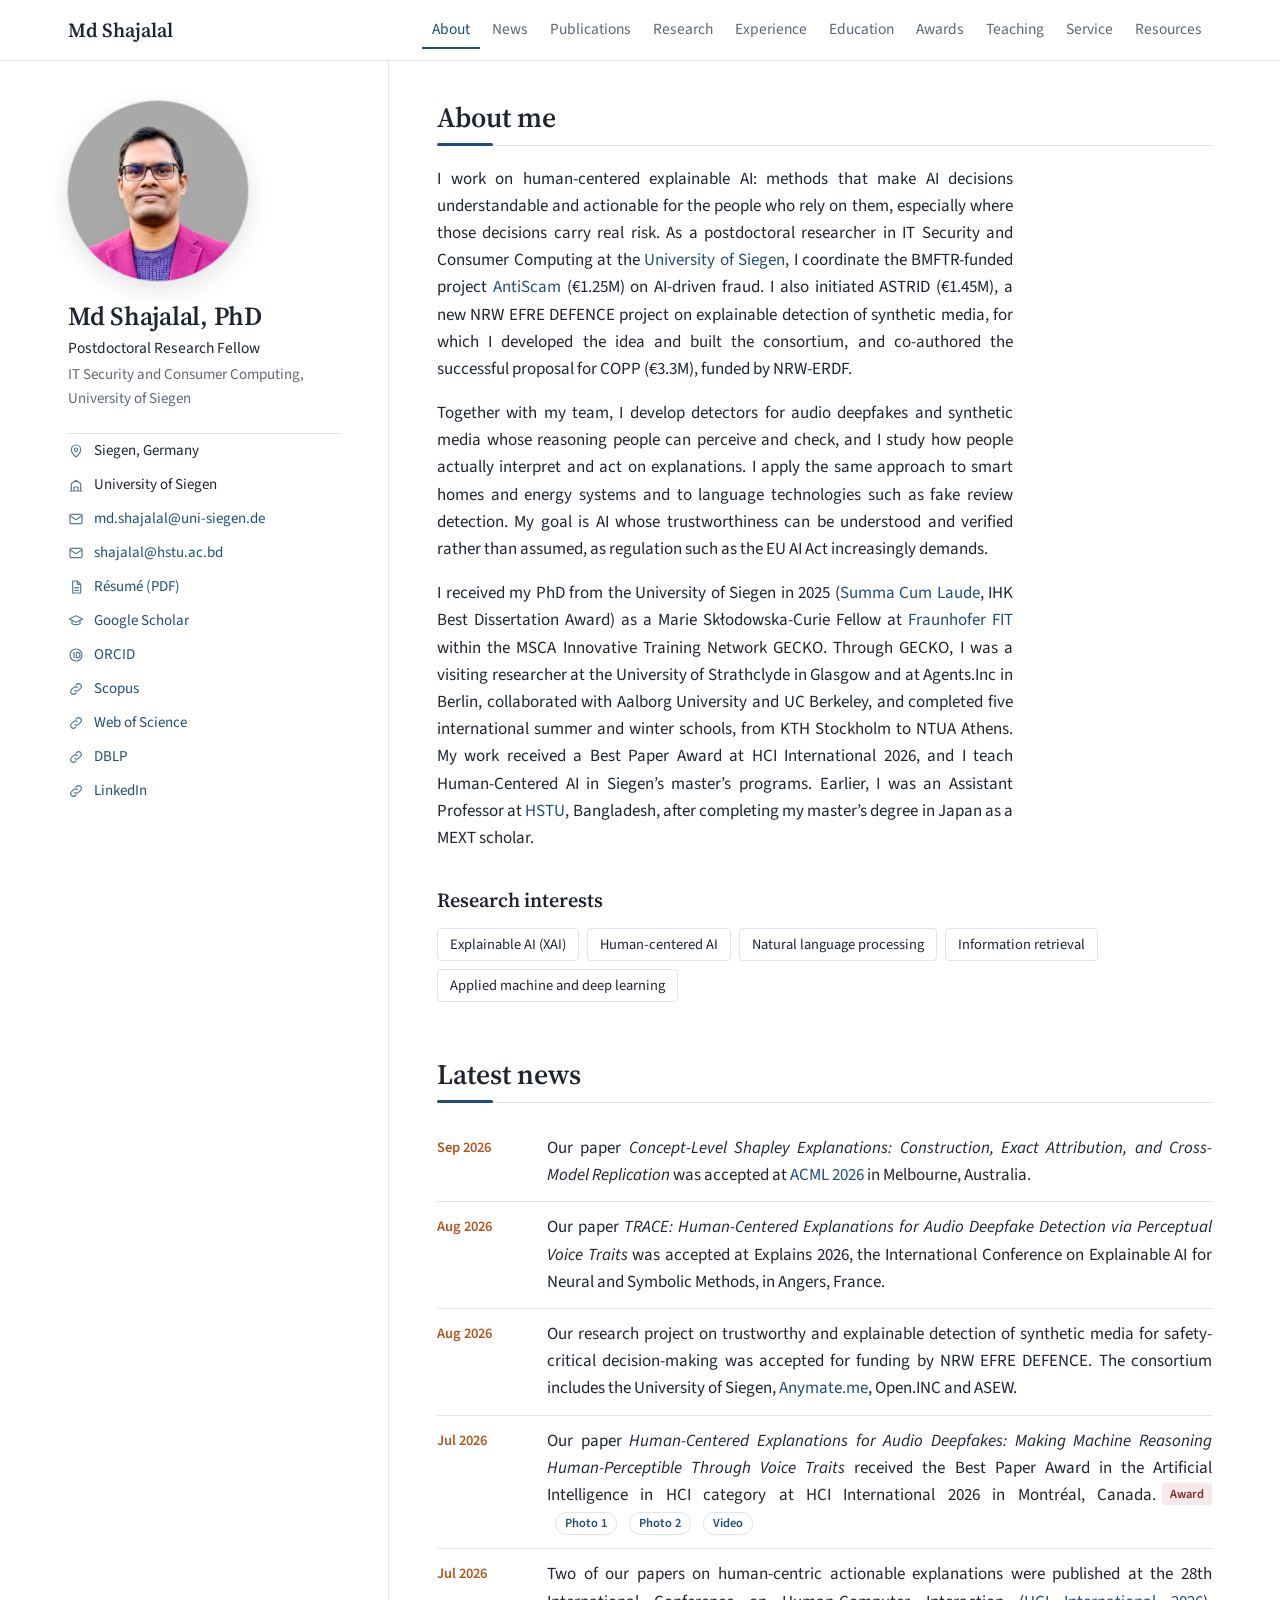
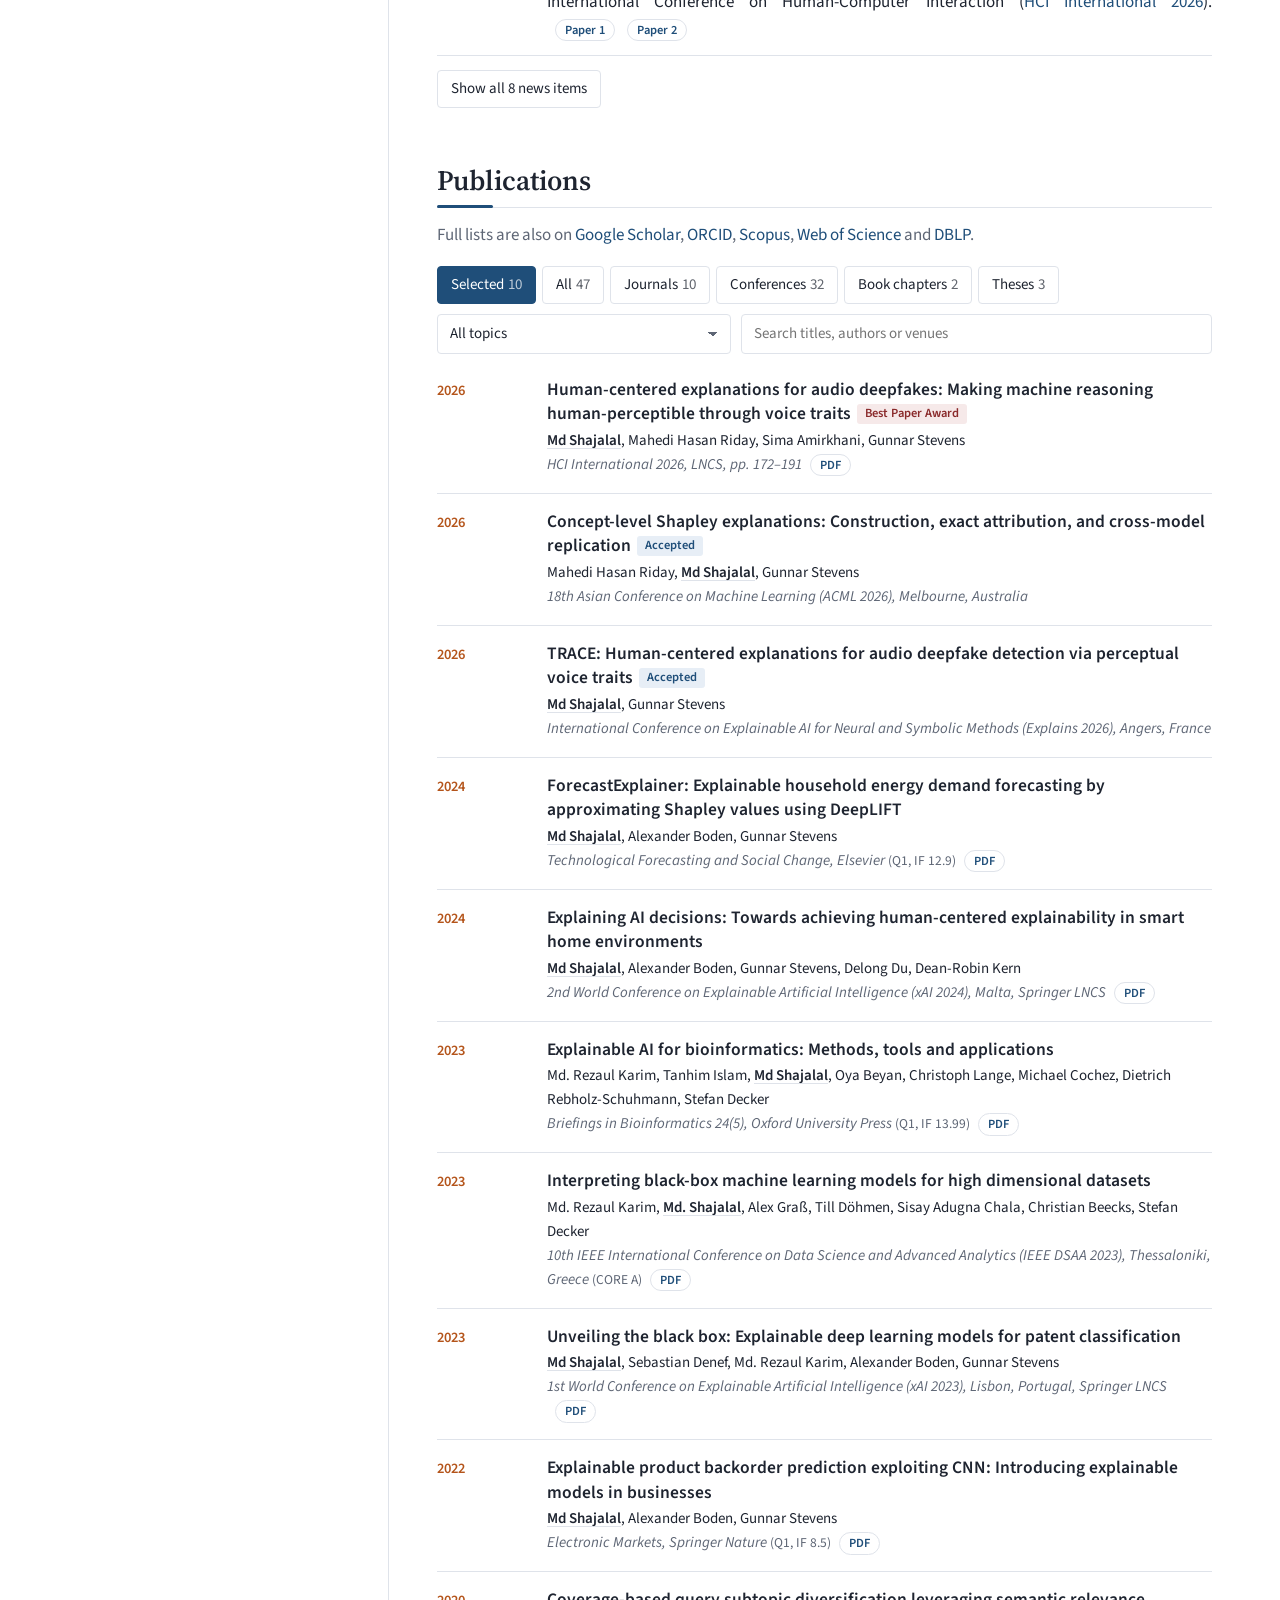
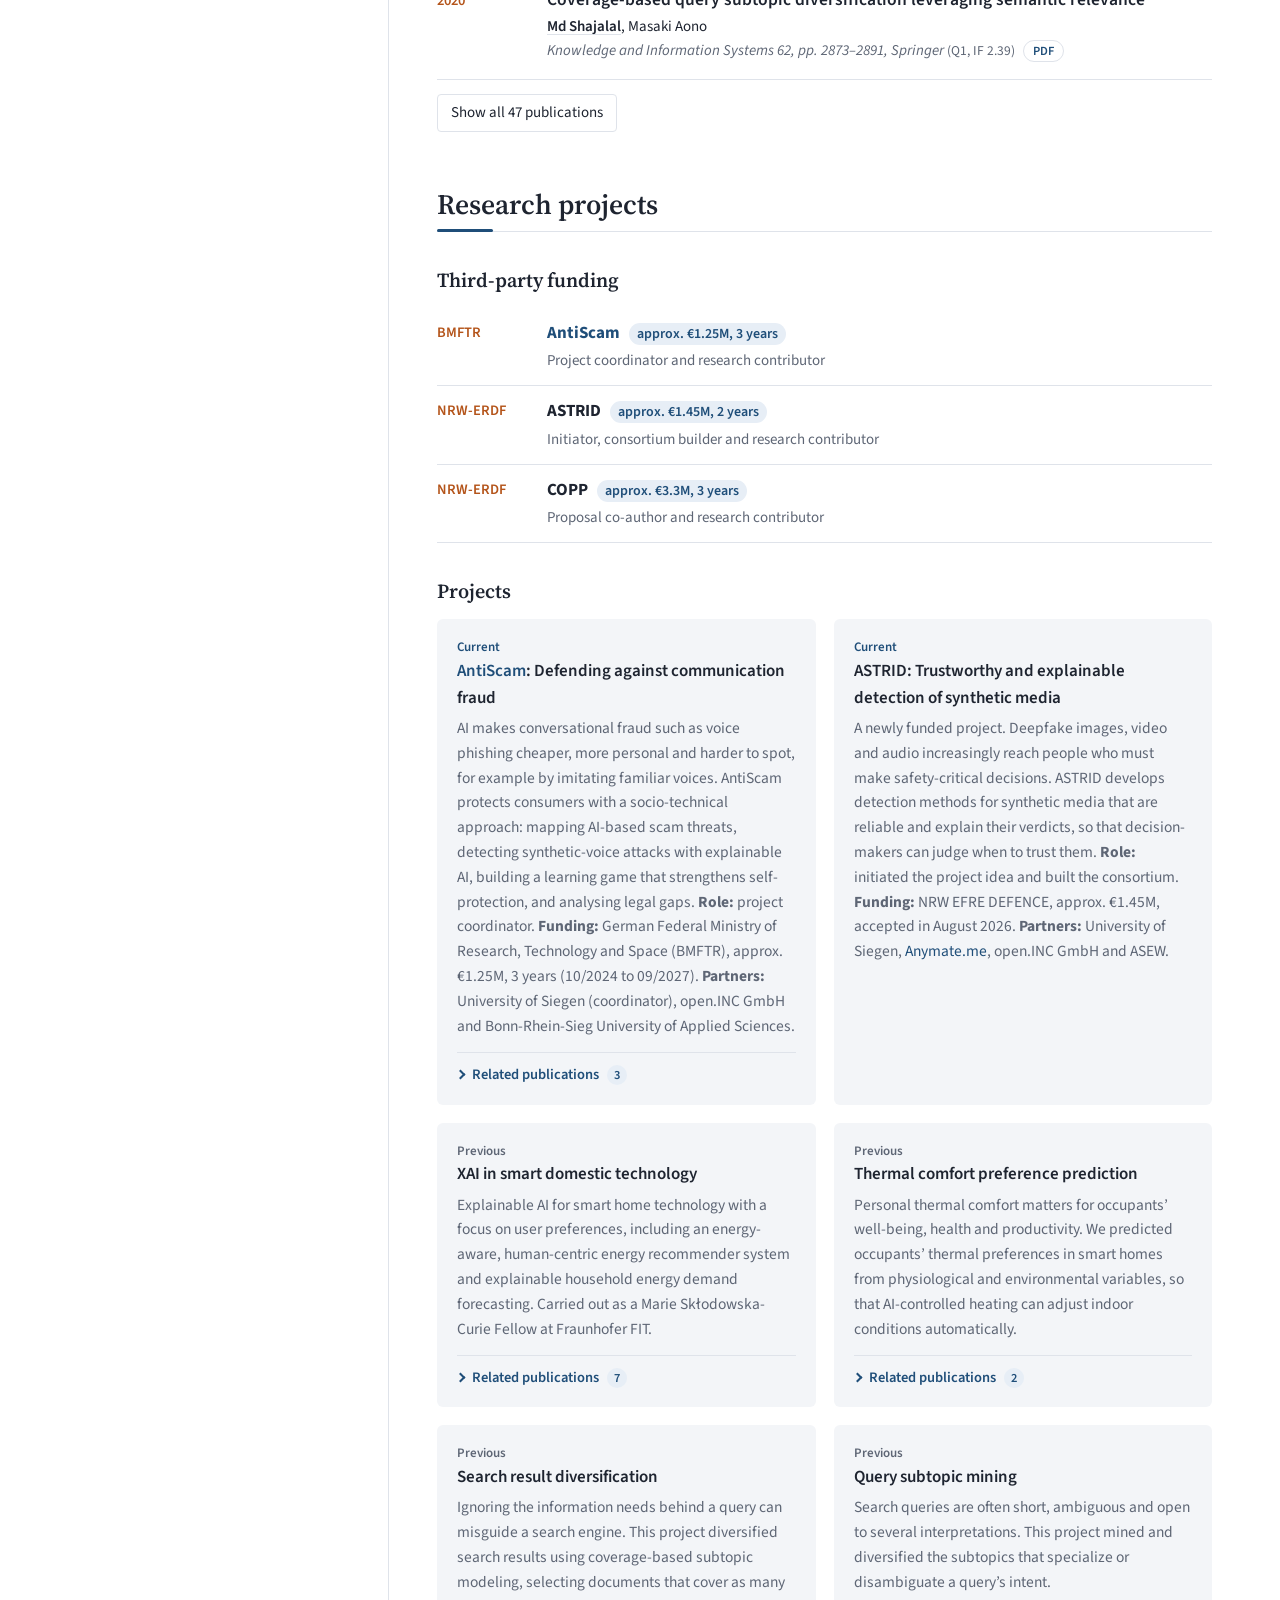
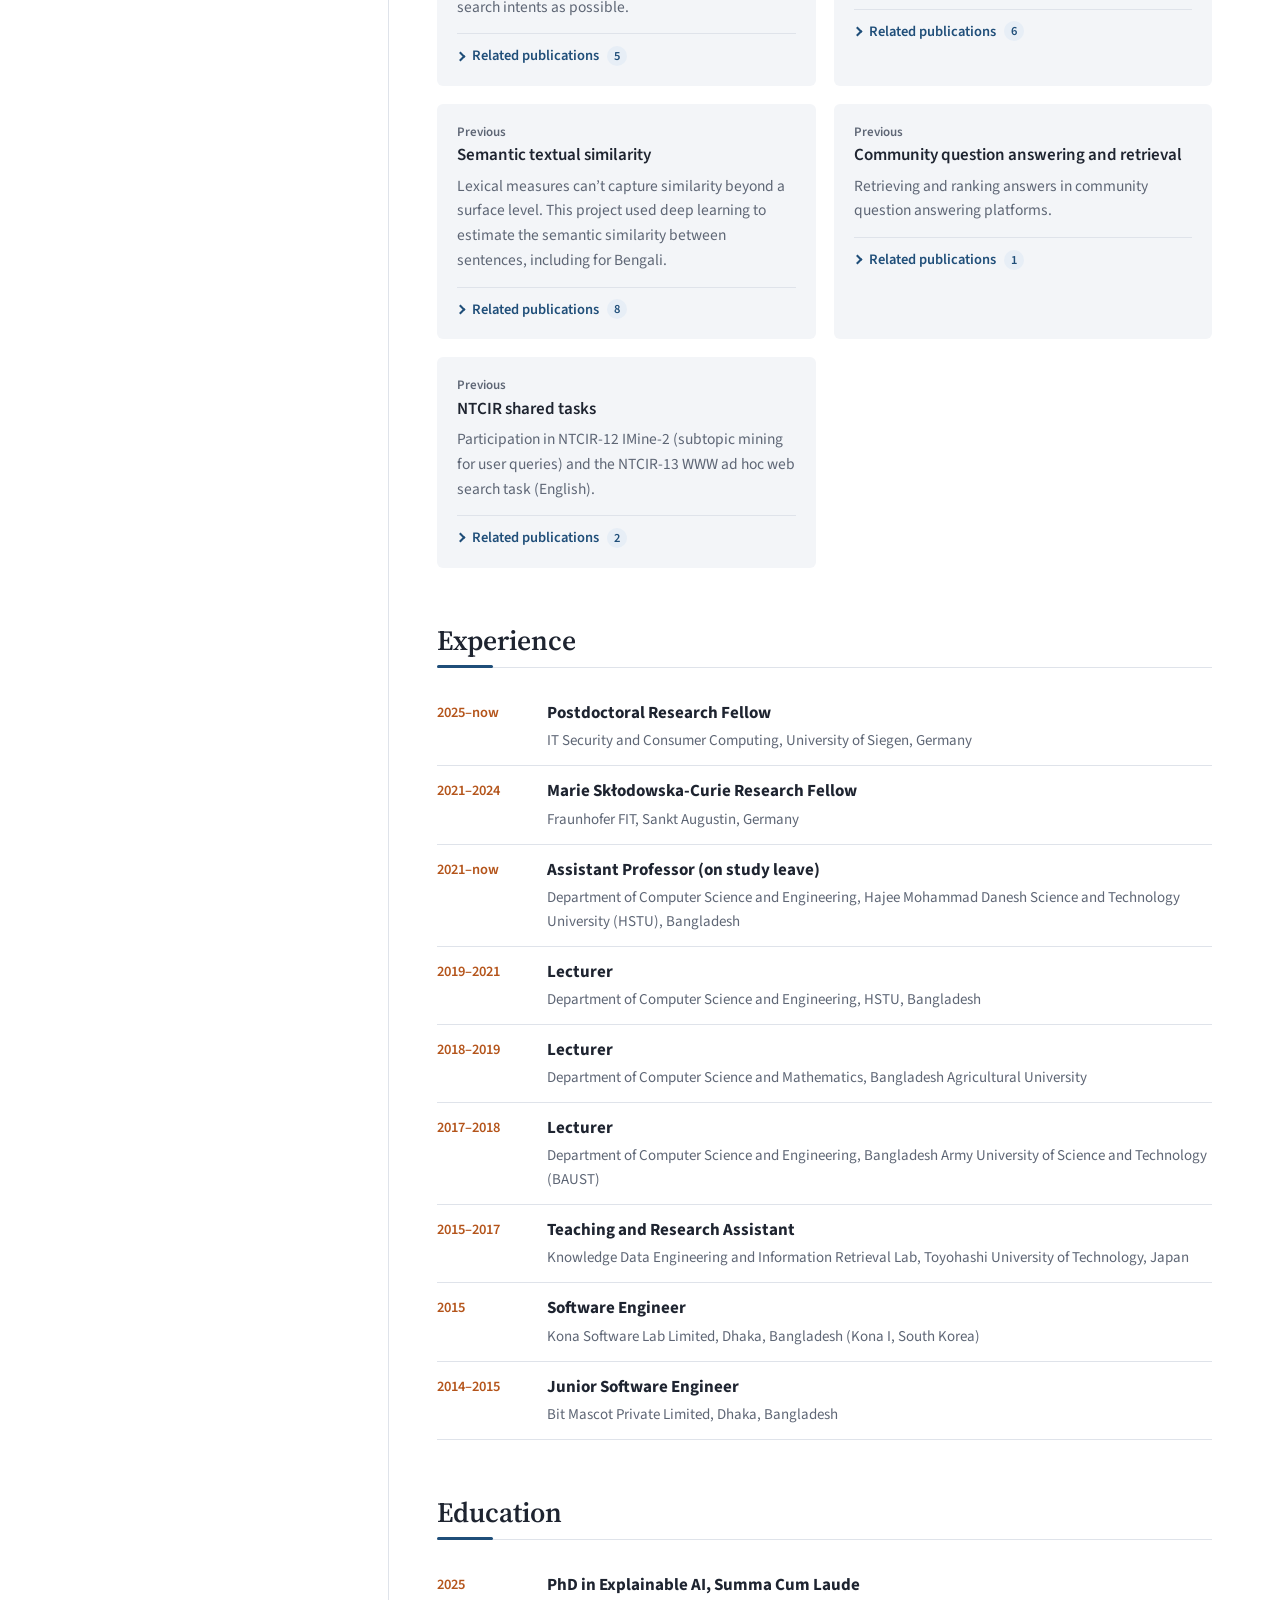
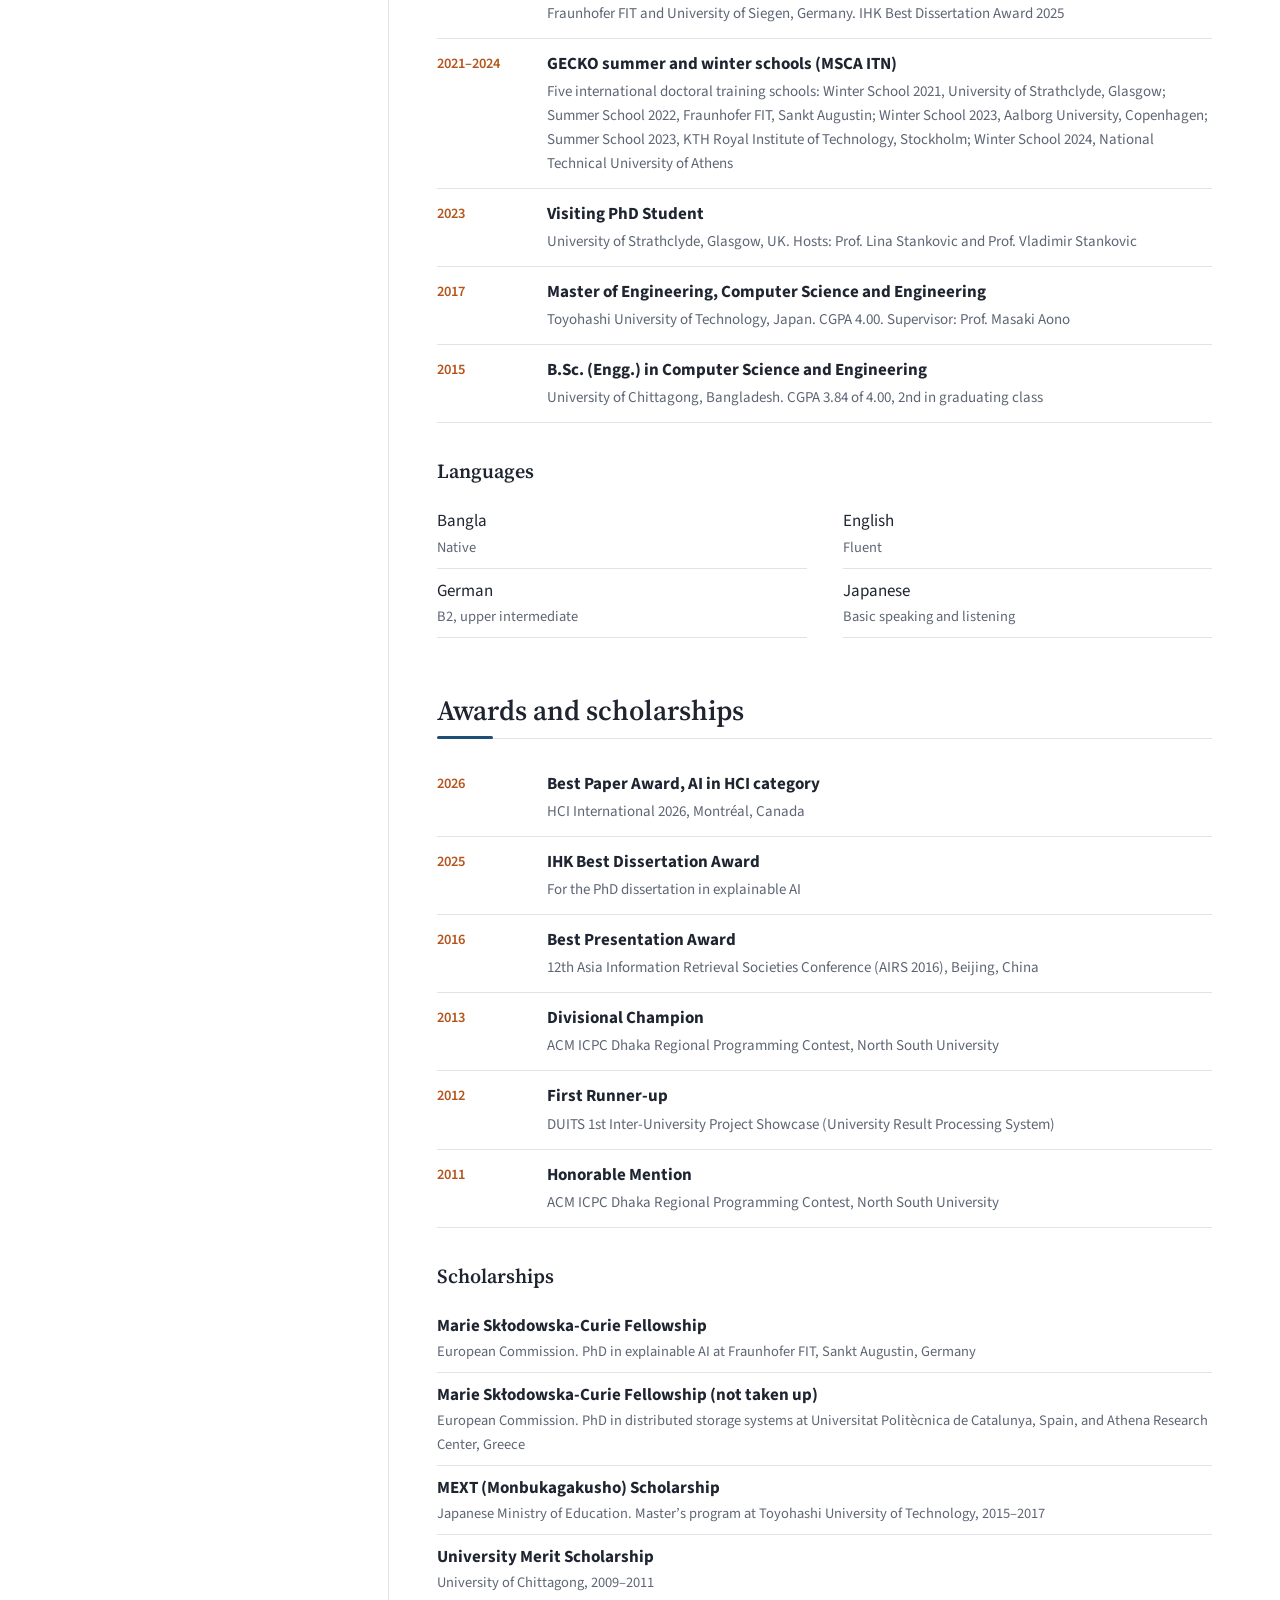
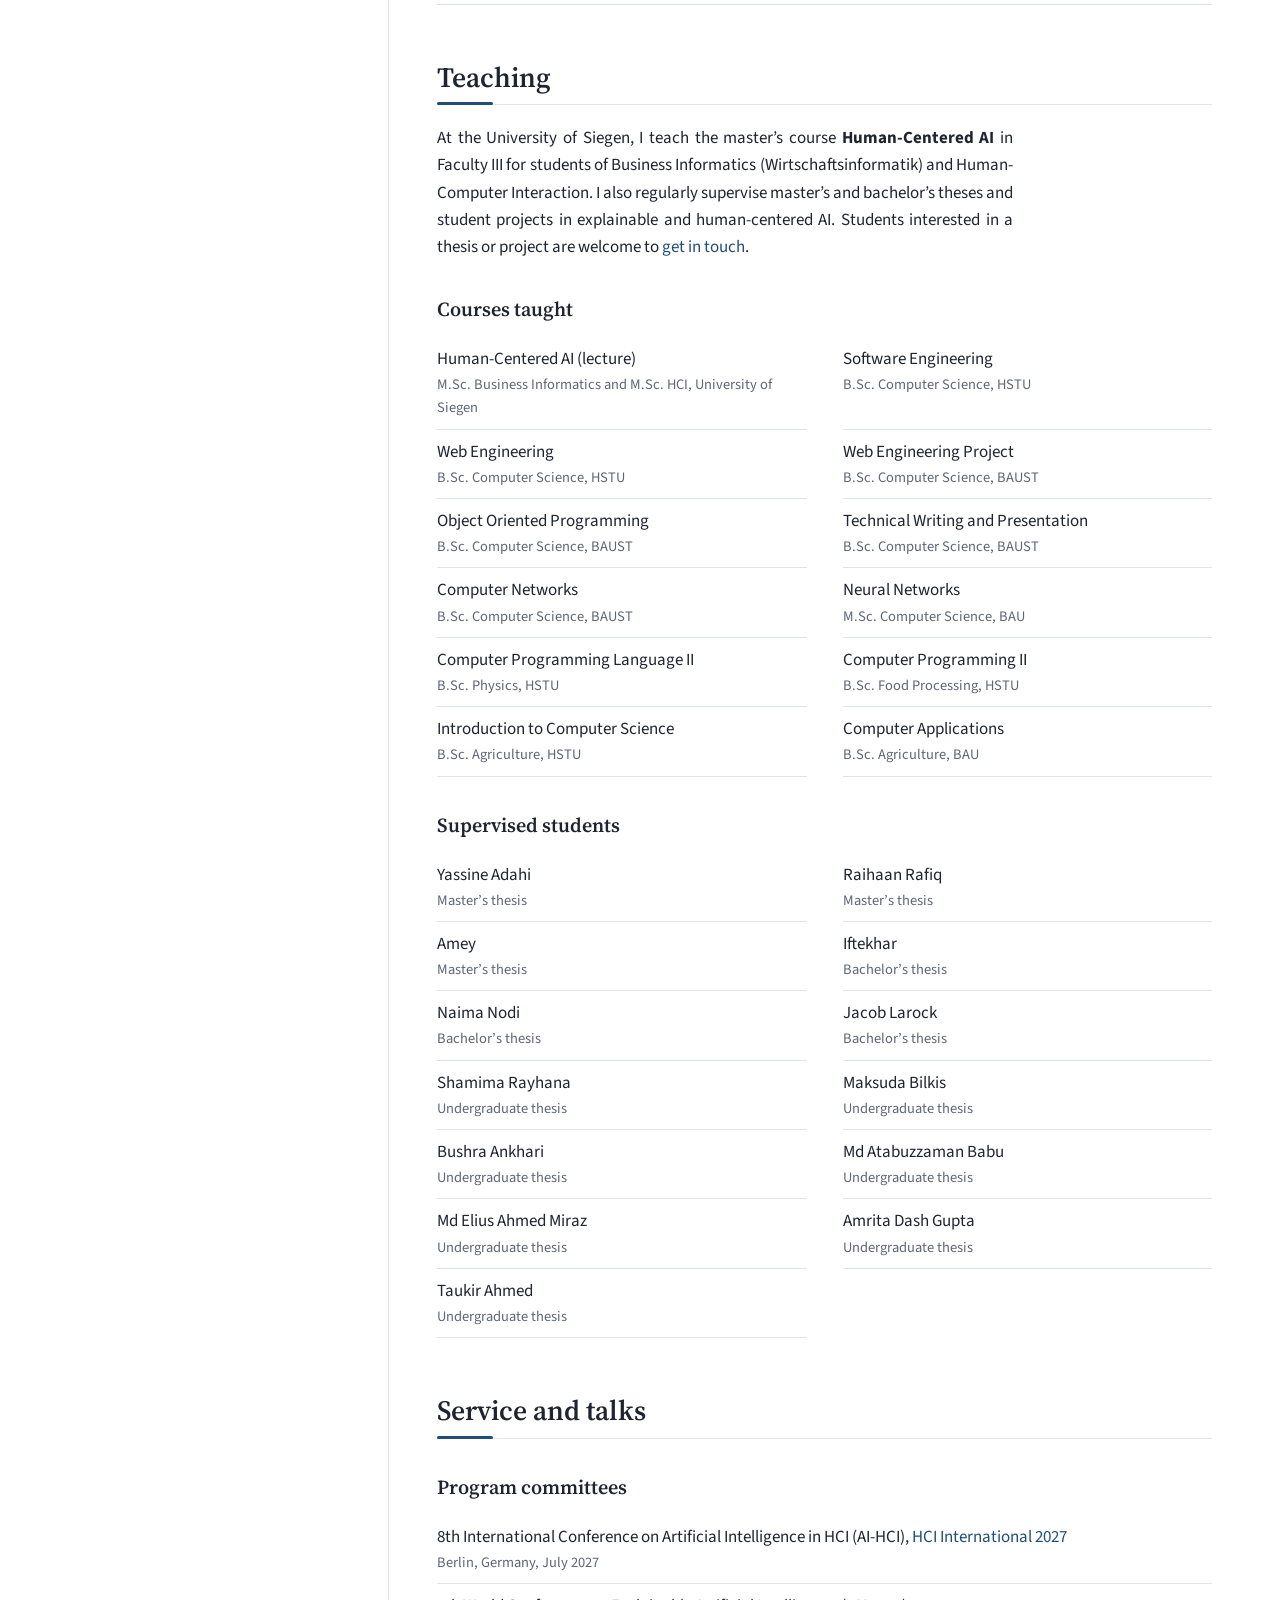
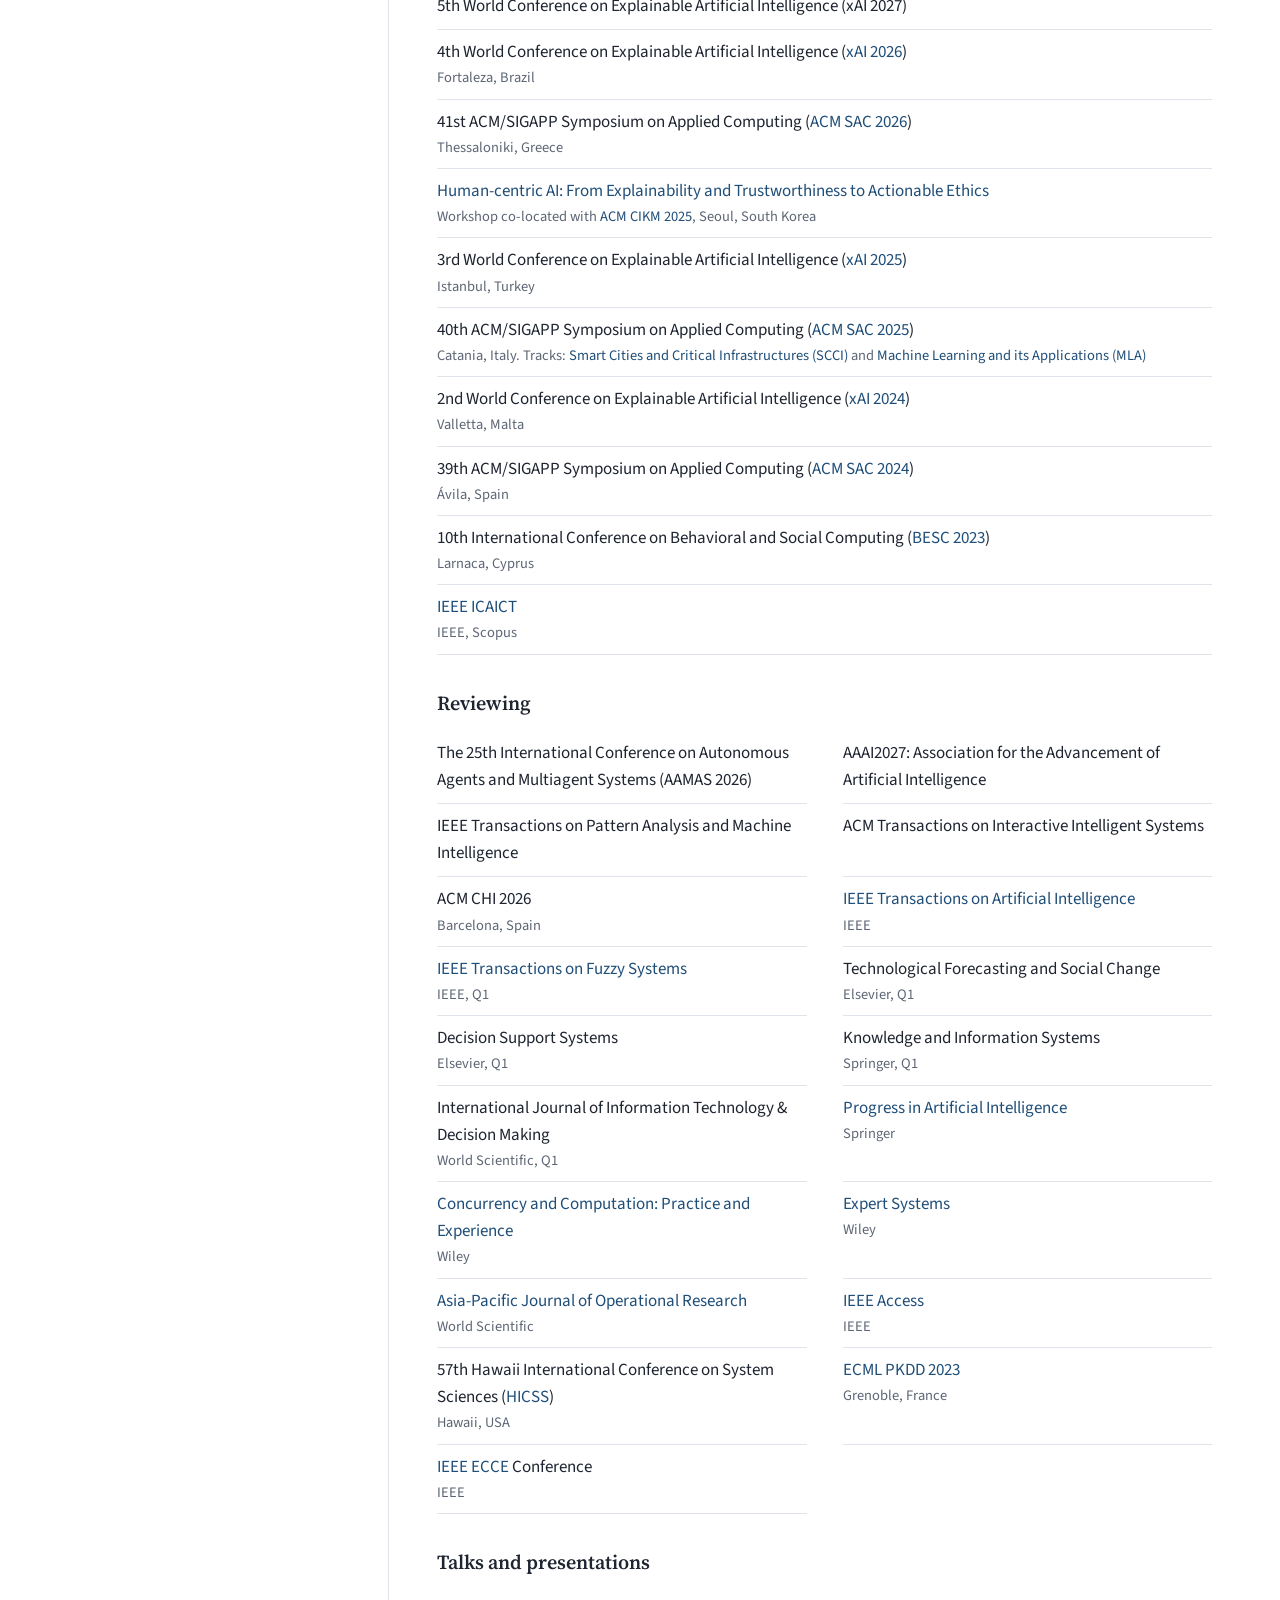
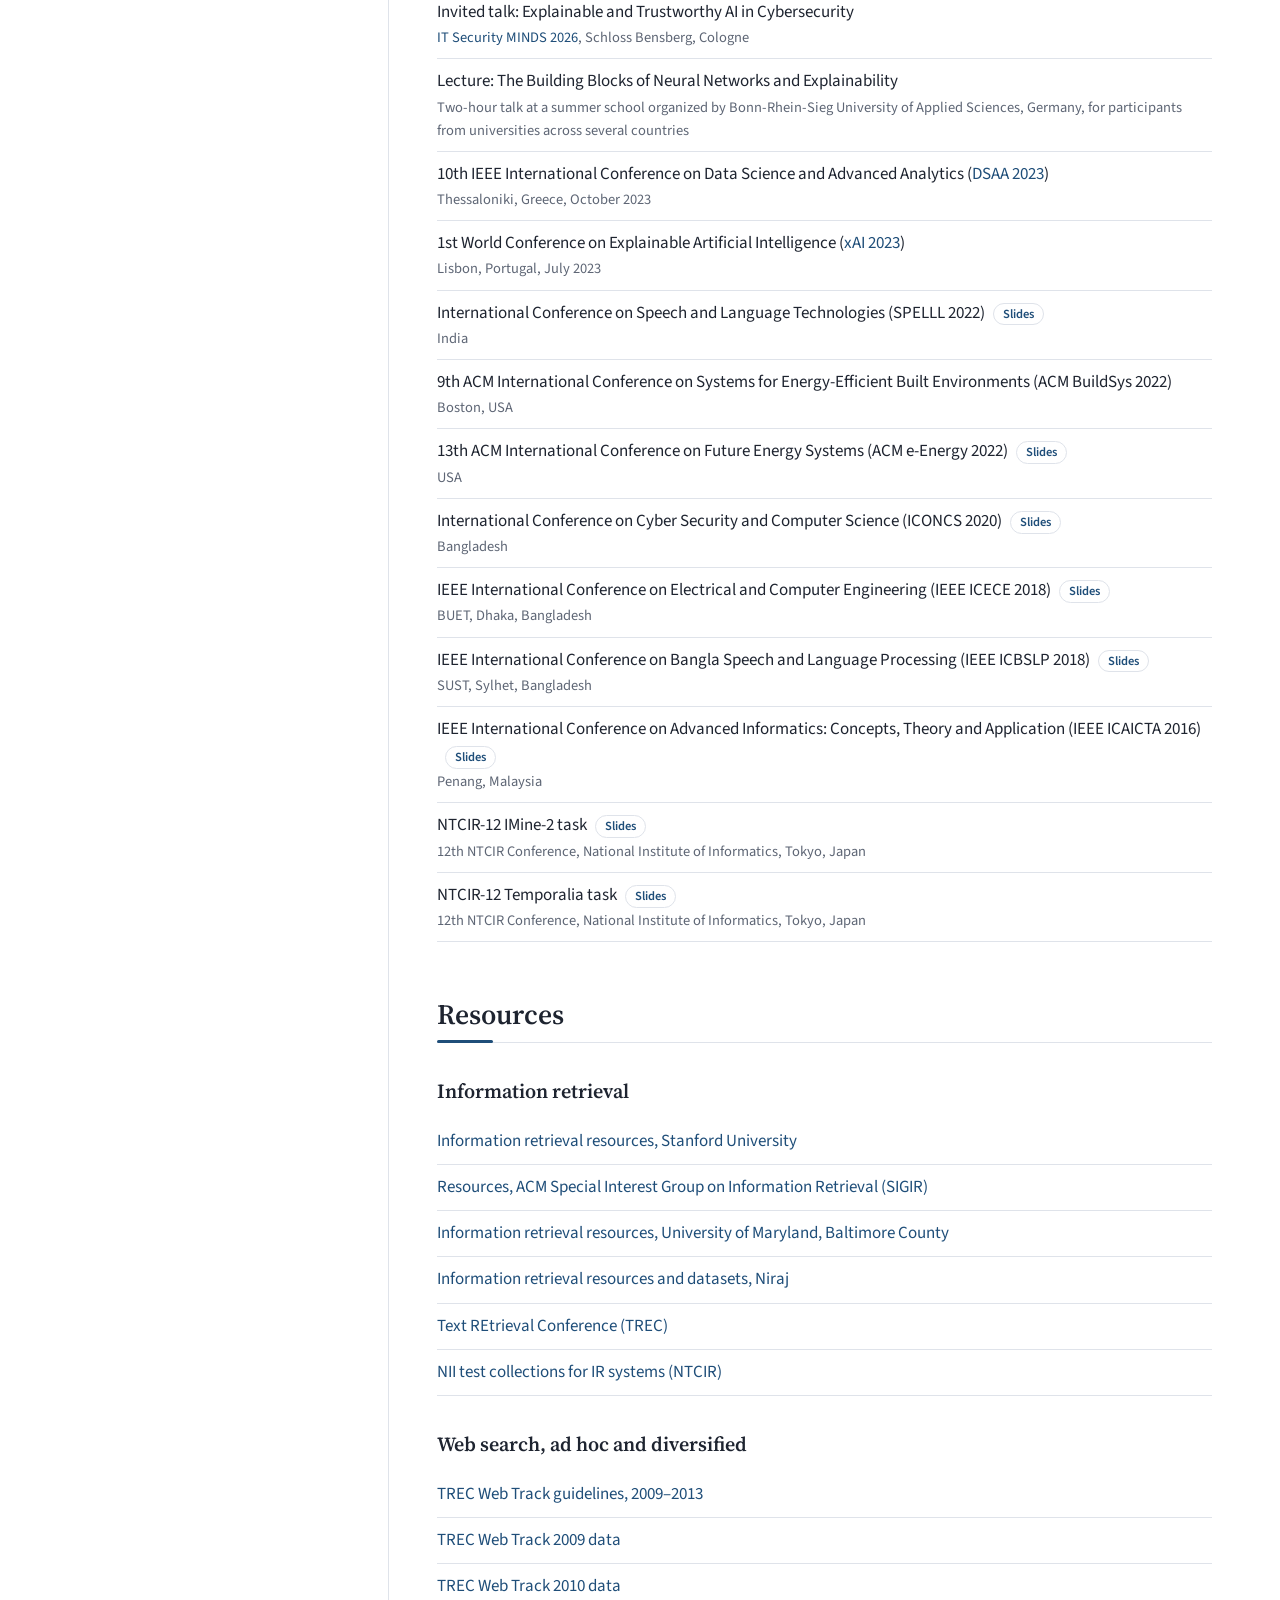
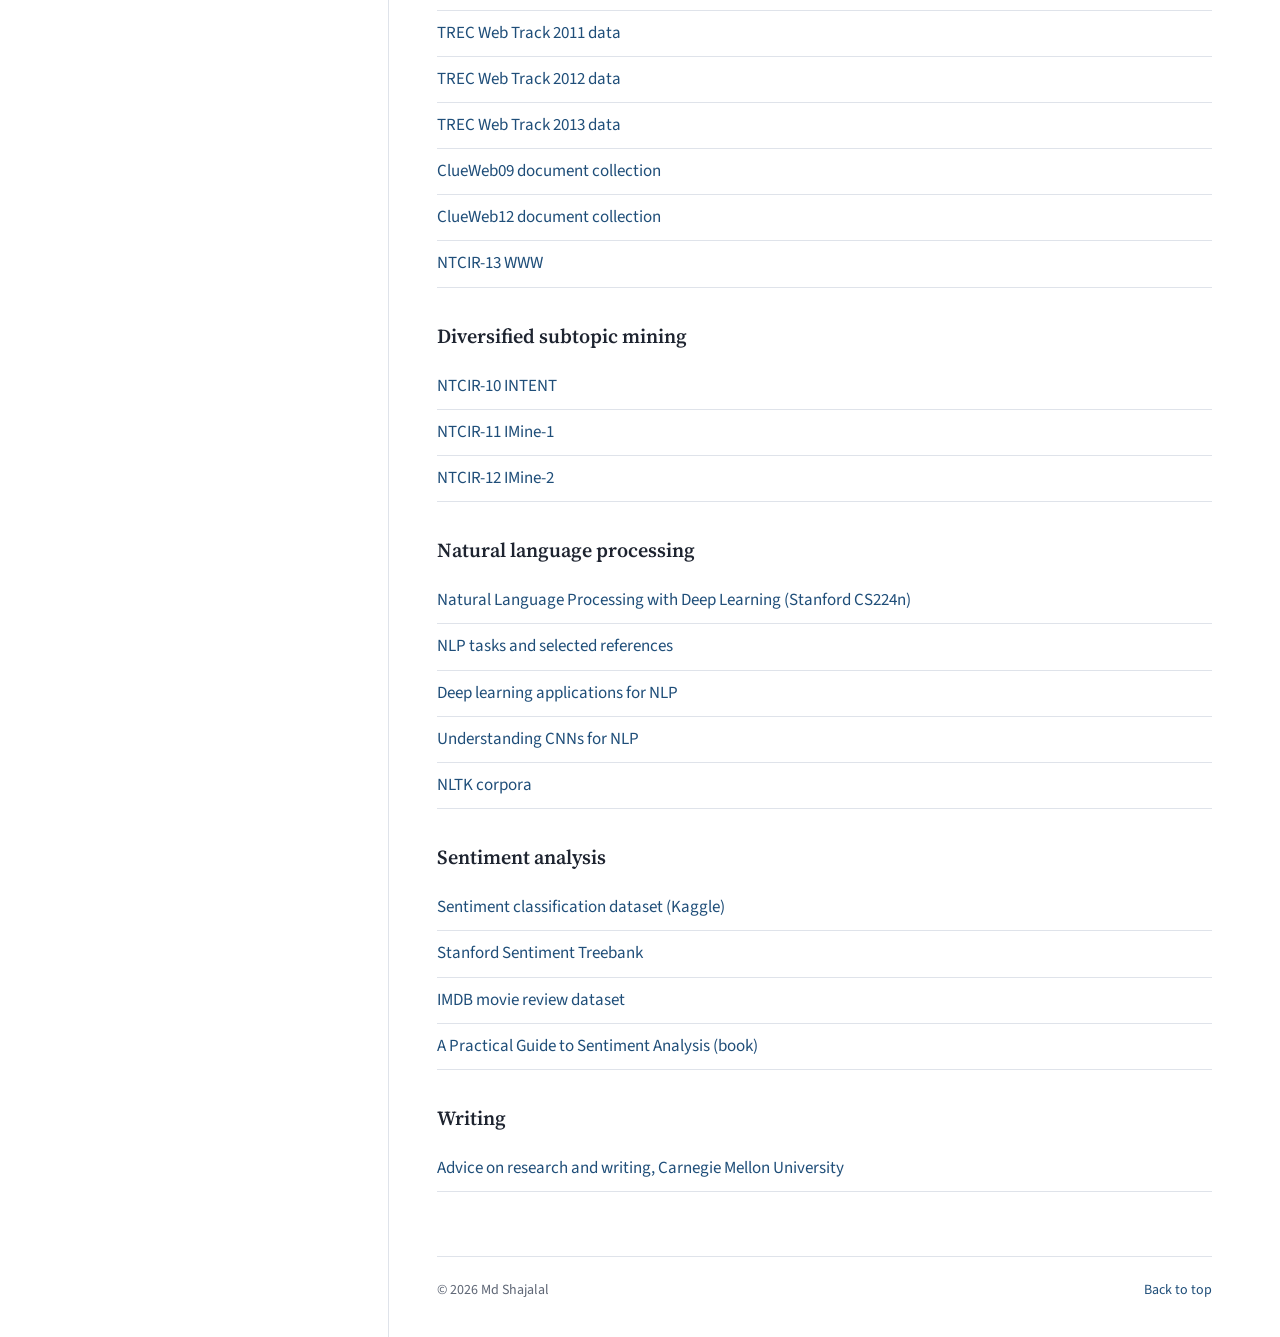
<file: index.html>
<!DOCTYPE html>
<html lang="en">
<head>
<meta charset="utf-8">
<meta name="viewport" content="width=device-width, initial-scale=1, viewport-fit=cover">
<title>Md Shajalal, PhD | Explainable AI Researcher</title>
<meta name="description" content="Md Shajalal, PhD: postdoctoral researcher at the University of Siegen working on human-centered explainable AI, audio deepfake detection, NLP and information retrieval.">
<meta property="og:title" content="Md Shajalal, PhD">
<meta property="og:description" content="Human-centered explainable AI, audio deepfake detection, NLP and information retrieval.">
<meta property="og:type" content="website">
<link rel="preconnect" href="https://fonts.googleapis.com">
<link rel="preconnect" href="https://fonts.gstatic.com" crossorigin>
<link href="https://fonts.googleapis.com/css2?family=Source+Serif+4:opsz,wght@8..60,400;8..60,600&family=Source+Sans+3:wght@400;500;600&display=swap" rel="stylesheet">
<link rel="stylesheet" href="css/style.css">
</head>
<body>
<!-- You normally don't need to edit this file.
     Content lives in the data/ folder, the design in css/style.css. -->

<header class="top">
  <div class="topin">
    <a class="brand" href="#top" id="brand">Md Shajalal</a>
    <button class="menu-btn" id="menuBtn" aria-expanded="false" aria-controls="menu">
      <svg viewBox="0 0 24 24" width="20" height="20" fill="none" stroke="currentColor" stroke-width="2" stroke-linecap="round" aria-hidden="true"><path d="M4 7h16M4 12h16M4 17h16"/></svg>
      <span>Menu</span>
    </button>
    <nav class="sections" aria-label="Sections" id="menu"></nav>
  </div>
</header>

<div class="layout" id="top">
  <aside class="profile" aria-label="Profile" id="sidebar"></aside>
  <main>
    <div id="content"></div>
    <footer>
      <span>© <span id="year">2026</span> <span id="footerName">Md Shajalal</span></span>
      <a href="#top">Back to top</a>
    </footer>
  </main>
</div>

<!-- Content files, one per section -->
<script src="data/profile.js"></script>
<script src="data/about.js"></script>
<script src="data/news.js"></script>
<script src="data/publications.js"></script>
<script src="data/projects.js"></script>
<script src="data/experience.js"></script>
<script src="data/awards.js"></script>
<script src="data/teaching.js"></script>
<script src="data/service.js"></script>
<script src="data/resources.js"></script>
<!-- Builds the page from the content files -->
<script src="js/site.js"></script>
</body>
</html>
</file>
<file: css/style.css>
/* =========================================================
   DESIGN
   Change the colors here and the whole site updates.
   First block = light mode, second block = dark mode.
   ========================================================= */
:root{
  /* Light mode colors */
  --bg:#FFFFFF;          /* page background */
  --side:#F3F5F8;        /* boxes and panels */
  --ink:#1E2430;         /* main text */
  --muted:#5E6675;       /* secondary text */
  --line:#DFE3EA;        /* divider lines */
  --accent:#1F4E79;      /* main color: links, menu, buttons */
  --accent-soft:#E7EEF6; /* light version of the main color */
  --award:#8A2A2B;       /* award badges */
  --award-soft:#F6E9E9;
  --year:#B4541A;         /* years and dates (news, publications, experience, awards) */

  /* Fonts: headings and body text */
  --serif:"Source Serif 4", Georgia, "Times New Roman", serif;
  --sans:"Source Sans 3", "Segoe UI", system-ui, -apple-system, Roboto, Arial, sans-serif;
  color-scheme: light;
}
@media (prefers-color-scheme: dark){
  :root{
    /* Dark mode colors (used when the visitor's device is in dark mode) */
    --bg:#12161D;
    --side:#181D26;
    --ink:#E4E7EC;
    --muted:#9BA3B1;
    --line:#2A313D;
    --accent:#8DB7E6;
    --accent-soft:#1D2A3A;
    --award:#E79A9B;
    --award-soft:#3A2224;
    --year:#F0A06A;
    color-scheme: dark;
  }
}

*,*::before,*::after{box-sizing:border-box}
html{scroll-padding-top:76px;-webkit-text-size-adjust:100%}
body{margin:0;background:var(--bg);color:var(--ink);font-family:var(--sans);font-size:17px;line-height:1.6;
  padding-bottom:env(safe-area-inset-bottom,0px)}
a{color:var(--accent);text-decoration:none}
a:hover{text-decoration:underline;text-underline-offset:3px}
:focus-visible{outline:2px solid var(--accent);outline-offset:2px;border-radius:2px}
img{max-width:100%}

/* Top bar */
header.top{position:sticky;top:0;z-index:20;background:var(--bg);border-bottom:1px solid var(--line);
  padding-top:env(safe-area-inset-top,0px)}
body::before{content:"";position:fixed;inset:0 0 auto;height:env(safe-area-inset-top,0px);z-index:21;background:var(--bg)}
.topin{max-width:1200px;margin:0 auto;padding:0 28px;display:flex;align-items:center;gap:28px;height:60px}
.brand{font-family:var(--serif);font-weight:600;font-size:20px;color:var(--ink);white-space:nowrap}
.brand:hover{text-decoration:none}
.menu-btn{display:none;margin-left:auto;align-items:center;gap:8px;border:1px solid var(--line);background:var(--bg);
  color:var(--ink);padding:7px 12px;border-radius:6px;font-size:15px;min-height:40px}
.menu-btn[aria-expanded="true"]{background:var(--accent-soft)}
nav.sections{display:flex;gap:2px;margin-left:auto;overflow-x:auto;scrollbar-width:none}
nav.sections::-webkit-scrollbar{display:none}
nav.sections a{color:var(--muted);font-size:15.5px;padding:6px 10px;white-space:nowrap;border-bottom:2px solid transparent}
nav.sections a:hover{color:var(--ink);text-decoration:none}
nav.sections a.active{color:var(--accent);border-bottom-color:var(--accent)}

/* Layout */
.layout{max-width:1200px;margin:0 auto;padding:0 28px;display:grid;grid-template-columns:280px minmax(0,1fr);gap:56px}
aside.profile{position:sticky;top:60px;align-self:start;padding:40px 0}
main{padding:40px 0 0;min-width:0}

.photo{width:180px;height:180px;border-radius:50%;overflow:hidden;background:var(--accent-soft);
  display:grid;place-items:center;border:4px solid var(--side);box-shadow:0 0 0 1px var(--line)}
.photo img{width:100%;height:100%;object-fit:cover}
.photo .mono{font-family:var(--serif);font-size:60px;color:var(--accent)}
.profile h1{font-family:var(--serif);font-weight:600;font-size:26px;line-height:1.2;margin:20px 0 4px}
.profile .title{font-size:15.5px;color:var(--ink);margin:0 0 2px}
.profile .org{font-size:15px;color:var(--muted);margin:0}
.facts{list-style:none;padding:0;margin:22px 0 0;font-size:15px;border-top:1px solid var(--line)}
.facts li{display:flex;gap:10px;align-items:flex-start;padding:7px 0}
.facts svg{flex:none;width:16px;height:16px;margin-top:4px;color:var(--muted)}
.facts a,.facts span{overflow-wrap:anywhere}

/* Sections */
section.block{padding:0 0 56px}
h2{font-family:var(--serif);font-weight:600;font-size:28px;line-height:1.2;margin:0 0 20px;padding-bottom:10px;border-bottom:1px solid var(--line)}
h3{font-family:var(--serif);font-weight:600;font-size:20px;margin:32px 0 12px}
h3:first-child{margin-top:0}
.prose p{max-width:72ch;margin:0 0 1em}

.chips{display:flex;flex-wrap:wrap;gap:8px;margin:0;padding:0;list-style:none}
.chips li{font-size:14.5px;padding:4px 12px;border-radius:4px;background:var(--accent-soft);color:var(--ink)}

.dated{list-style:none;margin:0;padding:0}
.dated > li{display:grid;grid-template-columns:92px 1fr;gap:18px;padding:12px 0;border-bottom:1px solid var(--line)}
.dated .when{font-size:14.5px;color:var(--muted);padding-top:1px;font-variant-numeric:tabular-nums}
.dated .what p{margin:0}
.dated .what .sub{color:var(--muted);font-size:15px;margin-top:2px}
@media (max-width:520px){.dated > li{grid-template-columns:1fr;gap:2px}}

.badge{display:inline-block;font-size:12.5px;font-weight:600;padding:1px 8px;border-radius:3px;vertical-align:2px;margin-left:6px;white-space:nowrap}
.badge.award{background:var(--award-soft);color:var(--award)}
.badge.status{background:var(--accent-soft);color:var(--accent)}
.inline-links{display:inline-flex;gap:12px;margin-left:8px;font-size:14px}

button{font:inherit;cursor:pointer}
.tab,.more-btn{border:1px solid var(--line);background:var(--bg);color:var(--ink);padding:6px 13px;border-radius:4px;font-size:15px}
.more-btn{margin-top:14px}
.tab[aria-pressed="true"]{background:var(--accent);color:var(--bg);border-color:var(--accent)}
.tab .n{opacity:.7;margin-left:4px;font-variant-numeric:tabular-nums}
.pub-tools{display:flex;flex-wrap:wrap;gap:10px;align-items:center;margin-bottom:8px}
.tabs{display:flex;flex-wrap:wrap;gap:6px}
.search{flex:1 1 200px;min-width:0;border:1px solid var(--line);background:var(--bg);color:var(--ink);padding:7px 12px;border-radius:4px;font:inherit;font-size:15px}
.pub .title{font-weight:600;line-height:1.4}
.pub .authors{font-size:15px;margin-top:2px}
.pub .authors strong{font-weight:600;text-decoration:underline;text-decoration-color:var(--line);text-underline-offset:3px}
.pub .venue{color:var(--muted);font-size:15px;font-style:italic}
.pub .note{font-style:normal;font-size:13.5px}
.empty{color:var(--muted);padding:16px 0}

.projects{display:grid;grid-template-columns:repeat(auto-fit,minmax(260px,1fr));gap:20px 32px}
.project h4{font-weight:600;font-size:17px;margin:0 0 4px}
.project p{margin:0;font-size:15.5px;color:var(--muted)}
.project .status{font-size:13px;font-weight:600;color:var(--accent)}
.project.past .status{color:var(--muted)}

.cols{display:grid;grid-template-columns:1fr 1fr;gap:0 36px}
@media (max-width:640px){.cols{grid-template-columns:1fr}}
.plain{list-style:none;padding:0;margin:0}
.plain li{padding:9px 0;border-bottom:1px solid var(--line)}
.plain li .sub{display:block;color:var(--muted);font-size:14.5px}

.callout{background:var(--side);border-left:3px solid var(--accent);padding:18px 22px;border-radius:2px}
.callout p{margin:0 0 .8em;max-width:72ch}
.callout p:last-child{margin-bottom:0}

footer{border-top:1px solid var(--line);padding:22px 0 36px;color:var(--muted);font-size:14px;margin-top:8px;
  display:flex;flex-wrap:wrap;justify-content:space-between;gap:10px}
.sr{position:absolute;width:1px;height:1px;overflow:hidden;clip:rect(0 0 0 0)}

/* Sidebar divider */
@media (min-width:901px){ aside.profile{padding-right:8px} main{border-left:1px solid var(--line);padding-left:48px} .layout{gap:40px} }

/* Mobile */
@media (max-width:900px){
  .layout{grid-template-columns:1fr;gap:0}
  aside.profile{position:static;max-height:none;padding:28px 0;border-bottom:1px solid var(--line);
    display:grid;grid-template-columns:auto 1fr;gap:0 20px;align-items:center}
  .photo{width:96px;height:96px;grid-row:span 3;border-width:3px}
  .photo .mono{font-size:34px}
  .profile h1{margin-top:0;font-size:23px}
  .facts{grid-column:1 / -1;display:flex;flex-wrap:wrap;gap:4px 18px;border-top:0;margin-top:16px}
  .facts li{padding:2px 0}
  .topin{padding:0 20px;height:56px}
  .menu-btn{display:inline-flex}
  nav.sections{display:none;position:absolute;left:0;right:0;top:100%;flex-direction:column;gap:0;margin:0;
    background:var(--bg);border-bottom:1px solid var(--line);padding:6px 12px 12px;box-shadow:0 12px 24px rgba(15,23,42,.12);
    max-height:calc(100vh - 56px);overflow-y:auto}
  nav.sections.open{display:flex}
  nav.sections a{padding:12px 10px;font-size:17px;border-bottom:1px solid var(--line)}
  nav.sections a:last-child{border-bottom:0}
  nav.sections a.active{border-bottom-color:var(--line);background:var(--accent-soft);border-radius:4px}
  html{scroll-padding-top:72px}
  .layout{padding:0 20px}
  main{padding-top:32px}
}
.intro{margin:-6px 0 16px;color:var(--muted)}

/* =========================================================
   JUSTIFIED TEXT
   Paragraphs are justified on tablets and computers.
   On phones the lines are too short, so justifying would
   leave big gaps between words; there the text stays
   left-aligned. Headings and titles always stay left-aligned.
   To turn justification off, delete this block.
   ========================================================= */
@media (min-width:600px){
  .prose p,
  .project p,
  .callout p,
  #news .what p,
  .dated .what .sub,
  .plain li .sub,
  .pub .authors,
  .pub .venue{
    text-align:justify;
    hyphens:auto;
    -webkit-hyphens:auto;
  }
}

/* =========================================================
   YEARS AND DATES
   Colored with --year (set at the top of this file).
   ========================================================= */
.dated .when{color:var(--year);font-weight:600}

/* =========================================================
   POLISH (October 2026)
   Small refinements. Delete any rule to undo it.
   ========================================================= */

/* 1. Comfortable line length for reading on large screens */
main > #content, main > footer{max-width:820px}

/* 2. Section headings: short accent bar under the title */
h2{position:relative}
h2::after{content:"";position:absolute;left:0;bottom:-1px;width:56px;height:3px;background:var(--accent);border-radius:2px}

/* 3. Photo: soft shadow instead of a hard ring */
.photo{border:0;box-shadow:0 8px 24px rgba(15,23,42,.12),0 0 0 1px var(--line)}

/* 4. Sidebar: slightly tighter, better aligned contact list */
.facts li{padding:5px 0}
.facts svg{color:var(--accent);opacity:.75}
.profile h1{letter-spacing:-0.01em}

/* 5. PDF, Slides and other small links as neat pill buttons */
.inline-links a{display:inline-block;font-size:12.5px;font-style:normal;font-weight:600;line-height:1.5;
  padding:1px 9px;border:1px solid var(--line);border-radius:999px;text-decoration:none}
.inline-links a:hover{background:var(--accent-soft);border-color:var(--accent-soft);text-decoration:none}

/* 6. Publication entries: a little more breathing room */
.pub{padding:16px 0 !important}
.pub .title{font-size:17.5px}

/* 7. Research projects as light cards */
.project{background:var(--side);border-radius:6px;padding:18px 20px}
.projects{gap:18px}

/* 8. Interest chips: outlined, lighter look */
.chips li{background:transparent;border:1px solid var(--line);color:var(--ink)}

/* 9. Keep narrow text (cards, author lists, short details) left-aligned:
      justifying short lines leaves big gaps between words */
.project p, .pub .authors, .pub .venue, .plain li .sub, .dated .what .sub{text-align:left}

/* 10. Topic dropdown in Publications */
.topic{border:1px solid var(--line);background:var(--bg);color:var(--ink);padding:7px 34px 7px 12px;border-radius:4px;
  font:inherit;font-size:15px;max-width:100%;cursor:pointer;-webkit-appearance:none;appearance:none;
  background-image:linear-gradient(45deg,transparent 50%,var(--muted) 50%),linear-gradient(135deg,var(--muted) 50%,transparent 50%);
  background-position:calc(100% - 17px) 52%,calc(100% - 12px) 52%;background-size:5px 5px,5px 5px;background-repeat:no-repeat}
.topic:hover{border-color:var(--accent)}

/* 11. Menu: slightly tighter on mid-size screens so all items fit */
@media (min-width:901px) and (max-width:1120px){
  .topin{gap:16px}
  nav.sections a{padding:6px 6px;font-size:14.5px}
}
@media (min-width:901px) and (max-width:980px){
  nav.sections a{padding:6px 4px;font-size:14px}
  .brand{font-size:18px}
}

/* 12. Third-party funding list in Research */
.funding .amount{font-size:14px;font-weight:600;color:var(--accent);background:var(--accent-soft);padding:1px 8px;border-radius:999px;margin-left:6px;white-space:nowrap}

/* 13. Related publications inside project cards */
.related{margin-top:14px;border-top:1px solid var(--line);padding-top:10px}
.related summary{cursor:pointer;font-size:14.5px;font-weight:600;color:var(--accent);list-style:none;display:flex;align-items:center;gap:8px}
.related summary::-webkit-details-marker{display:none}
.related summary::before{content:"";width:7px;height:7px;border-right:2px solid currentColor;border-bottom:2px solid currentColor;transform:rotate(-45deg);transition:transform .15s}
.related[open] summary::before{transform:rotate(45deg)}
.related summary .n{font-weight:600;font-size:12.5px;background:var(--accent-soft);padding:0 7px;border-radius:999px}
.related ul{list-style:none;margin:10px 0 0;padding:0}
.related li{display:grid;grid-template-columns:44px 1fr;gap:8px;padding:5px 0;font-size:14.5px;line-height:1.45}
.related .ry{color:var(--year);font-weight:600;font-variant-numeric:tabular-nums}
.related .rt a{color:var(--ink)}
.related .rt a:hover{color:var(--accent)}
</file>
